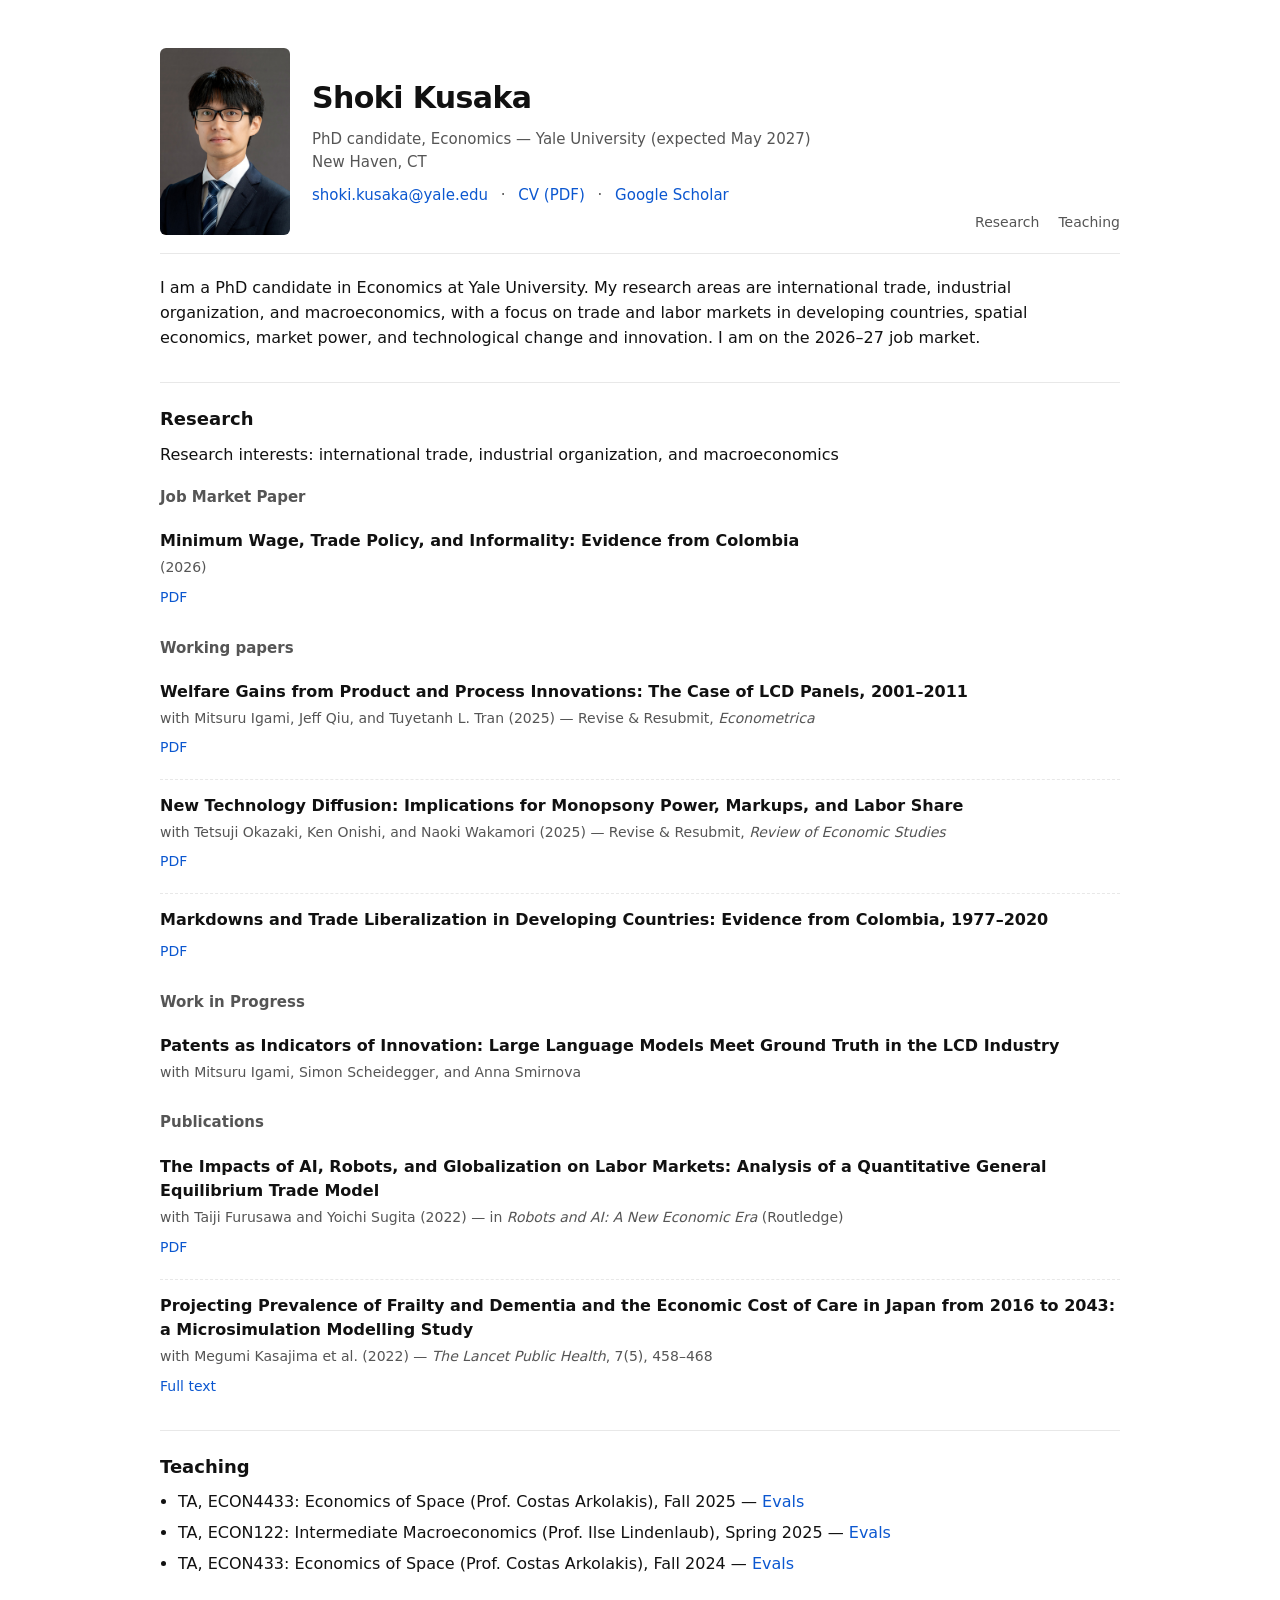
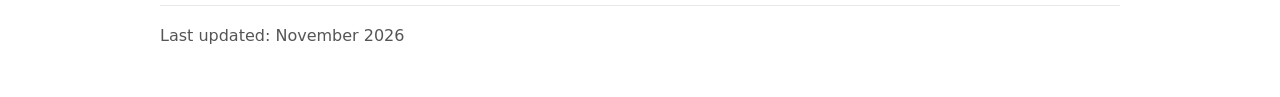
<file: index.html>
<!doctype html>
<html lang="en">
<head>
  <meta charset="utf-8" />
  <meta name="viewport" content="width=device-width, initial-scale=1" />
  <title>Shoki Kusaka</title>
  <meta name="description" content="Shoki Kusaka — Economics PhD candidate at Yale University. Research in international trade and industrial organization." />
  <meta name="robots" content="index,follow" />
  <link rel="stylesheet" href="style.css" />

  <!-- Optional: Google Analytics (GA4). Replace G-XXXXXXXXXX and uncomment.
  <script async src="https://www.googletagmanager.com/gtag/js?id=G-XXXXXXXXXX"></script>
  <script>
    window.dataLayer = window.dataLayer || [];
    function gtag(){dataLayer.push(arguments);}
    gtag('js', new Date());
    gtag('config', 'G-XXXXXXXXXX');
  </script>
  -->
  <!-- Google tag (gtag.js) -->
  <script async src="https://www.googletagmanager.com/gtag/js?id=G-HFXM8CQ6BT"></script>
  <script>
    window.dataLayer = window.dataLayer || [];
    function gtag(){dataLayer.push(arguments);}
    gtag('js', new Date());

    gtag('config', 'G-HFXM8CQ6BT');
  </script>
</head>

<body>
  <main class="wrap">
    <header class="top">
      <div style="display:flex; gap:22px; align-items:center; flex-wrap:wrap; flex:1 1 320px;">
        <img src="files/2026_09_04-Econ-Shoki-Kusaka_Lavitt_2875_R.jpg" alt="Shoki Kusaka" width="130" height="187" style="border-radius:6px; flex:none;" />
      <div class="idblock" style="flex:1 1 260px;">
        <h1>Shoki Kusaka</h1>
        <p class="sub">
          PhD candidate, Economics — Yale University (expected May 2027)<br>
          <span class="muted">New Haven, CT</span>
        </p>
        <p class="links">
          <a href="mailto:shoki.kusaka@yale.edu">shoki.kusaka@yale.edu</a>
          <span class="sep">·</span>
          <a href="files/CV.pdf">CV (PDF)</a>
          <span class="sep">·</span>
          <a href="https://scholar.google.co.jp/citations?user=YJ81NNEAAAAJ&hl=en" rel="noopener">Google Scholar</a>
        </p>
      </div>
      </div>

      <nav class="nav" aria-label="Site">
        <a href="#research">Research</a>
        <a href="#teaching">Teaching</a>
      </nav>
    </header>

    <section id="about" class="section">
      <p>
        I am a PhD candidate in Economics at Yale University. My research areas are international trade, industrial organization, and macroeconomics, with a focus on trade and labor markets in developing countries, spatial economics, market power, and technological change and innovation. I am on the 2026–27 job market.
      </p>
    </section>

    <section id="research" class="section">
      <h2>Research</h2>
      <p>
        Research interests: international trade, industrial organization, and macroeconomics
      </p>

      <h3>Job Market Paper</h3>

      <article class="pub">
        <div class="pub-title">Minimum Wage, Trade Policy, and Informality: Evidence from Colombia</div>
        <div class="pub-meta">(2026)</div>
        <div class="pub-links">
        <a href="files/papers/colmw_jmp_sk.pdf">PDF</a>
        </div>
      </article>

      <h3>Working papers</h3>
      
      <article class="pub">
        <div class="pub-title">Welfare Gains from Product and Process Innovations: The Case of LCD Panels, 2001–2011</div>
        <div class="pub-meta">
          with Mitsuru Igami, Jeff Qiu, and Tuyetanh L. Tran (2025) — Revise &amp; Resubmit, <em>Econometrica</em>
        </div>
        <div class="pub-links">
          <a href="files/papers/lcd_innovations.pdf">PDF</a>
        </div>
      </article>
      
      <article class="pub">
        <div class="pub-title">New Technology Diffusion: Implications for Monopsony Power, Markups, and Labor Share</div>
        <div class="pub-meta">
          with Tetsuji Okazaki, Ken Onishi, and Naoki Wakamori (2025) — Revise &amp; Resubmit, <em>Review of Economic Studies</em>
        </div>
        <div class="pub-links">
          <a href="files/papers/tech_diffusion.pdf">PDF</a>
        </div>
      </article>

      <article class="pub">
        <div class="pub-title">Markdowns and Trade Liberalization in Developing Countries: Evidence from Colombia, 1977–2020</div>
        <!-- <div class="pub-meta">(2024)</div> -->
        <div class="pub-links">
          <a href="files/papers/colombia_markdowns.pdf">PDF</a>
        </div>
      </article>

      <h3>Work in Progress</h3>
      
      <article class="pub">
        <div class="pub-title">Patents as Indicators of Innovation: Large Language Models Meet Ground Truth in the LCD Industry</div>
        <div class="pub-meta">
          with Mitsuru Igami, Simon Scheidegger, and Anna Smirnova 
        </div>
        <!-- <div class="pub-links">
          <a href="files/papers/lcd_innovations.pdf">PDF</a>
        </div> -->
      </article>
      
      <h3>Publications</h3>

      <article class="pub">
        <div class="pub-title">The Impacts of AI, Robots, and Globalization on Labor Markets: Analysis of a Quantitative General Equilibrium Trade Model</div>
        <div class="pub-meta">
          with Taiji Furusawa and Yoichi Sugita (2022) — in <em>Robots and AI: A New Economic Era</em> (Routledge)
        </div>
        <div class="pub-links">
         <a href="files/papers/robot_ai.pdf">PDF</a>
        </div>
      </article>

      <article class="pub">
        <div class="pub-title">Projecting Prevalence of Frailty and Dementia and the Economic Cost of Care in Japan from 2016 to 2043: a Microsimulation Modelling Study</div>
        <div class="pub-meta">
          with Megumi Kasajima et al. (2022) — <em>The Lancet Public Health</em>, 7(5), 458–468
        </div>
        <div class="pub-links">
          <a href="https://www.thelancet.com/journals/lanpub/article/PIIS2468-2667(22)00044-5/fulltext?s=09" rel="noopener">Full text</a>
        </div>
      </article>

      <!-- <p class="hint muted">
        Put PDFs in <code>files/</code> (CV) and <code>files/papers/</code> (papers), then keep these links stable.
      </p> -->
    </section>

    <section id="teaching" class="section">
      <h2>Teaching</h2>
      <ul class="bullets">
        <li>TA, ECON4433: Economics of Space (Prof. Costas Arkolakis), Fall 2025 — <a href="files/TA_evals/Fall2025_ECON4433_Economics_of_space.pdf">Evals</a></li>
        <li>TA, ECON122: Intermediate Macroeconomics (Prof. Ilse Lindenlaub), Spring 2025 — <a href="files/TA_evals/22957_Spring_2025_ECON_122_01-Intermediate_Macroeconomics.pdf">Evals</a></li>
        <li>TA, ECON433: Economics of Space (Prof. Costas Arkolakis), Fall 2024 — <a href="files/TA_evals/10988_Fall_2024_ECON_433_01-The_Economics_of_Space.pdf">Evals</a></li>
      </ul>
    </section>

    <footer class="foot">
      <span class="muted">Last updated: November 2026</span>
    </footer>
  </main>
</body>
</html>
</file>
<file: style.css>
/* Minimal academic style — adjust the variables to make it yours */
:root{
  --bg: #ffffff;
  --text: #111111;
  --muted: #555555;
  --rule: #e8e8e8;
  --link: #0b57d0;
  --max: 1000px;
}

*{ box-sizing: border-box; }
html, body{ margin:0; padding:0; background:var(--bg); color:var(--text); }
body{
  font-family: ui-sans-serif, system-ui, -apple-system, Segoe UI, Roboto, Helvetica, Arial, "Apple Color Emoji","Segoe UI Emoji";
  line-height: 1.55;
}

.wrap{
  max-width: var(--max);
  margin: 48px auto;
  padding: 0 20px;
}

.top{
  display:flex;
  gap:22px;
  align-items:flex-end;
  justify-content:space-between;
  flex-wrap:wrap;
  border-bottom: 1px solid var(--rule);
  padding-bottom: 18px;
}

h1{
  font-size: 30px;
  letter-spacing: -0.02em;
  margin: 0 0 6px 0;
}

.sub{
  margin:0;
  color: var(--muted);
  font-size: 15px;
}

.links{
  margin: 10px 0 0 0;
  font-size: 15px;
}

.nav a{
  margin-left: 14px;
  font-size: 14px;
  color: var(--muted);
  text-decoration: none;
}
.nav a:hover{ color: var(--text); text-decoration: underline; text-underline-offset: 3px; }

a{ color: var(--link); text-decoration: none; }
a:hover{ text-decoration: underline; text-underline-offset: 3px; }

.sep{ margin: 0 8px; color: var(--muted); }
.muted{ color: var(--muted); }
code{
  font-family: ui-monospace, SFMono-Regular, Menlo, Monaco, Consolas, "Liberation Mono", "Courier New", monospace;
  font-size: 0.95em;
}

.section{
  padding: 22px 0;
  border-bottom: 1px solid var(--rule);
}

h2{
  font-size: 18px;
  margin: 0 0 10px 0;
}

h3{
  font-size: 15px;
  margin: 18px 0 10px 0;
  color: var(--muted);
  font-weight: 600;
}

p{ margin: 0 0 10px 0; }

.bullets{
  margin: 0;
  padding-left: 18px;
}
.bullets li{ margin: 6px 0; }

.pub{ padding: 10px 0; }
.pub + .pub{
  border-top: 1px dashed var(--rule);
  padding-top: 14px;
  margin-top: 10px;
}
.pub-title{ font-weight: 600; }
.pub-meta{ color: var(--muted); font-size: 14px; margin-top: 3px; }
.pub-links{ margin-top: 8px; font-size: 14px; }

.hint{ margin-top: 14px; }

.foot{
  padding-top: 18px;
  border-bottom: none;
}

/* Mobile tweaks */
@media (max-width: 520px){
  .wrap{ margin: 28px auto; }
  h1{ font-size: 26px; }
  .nav a{ margin-left: 10px; }
}
</file>
